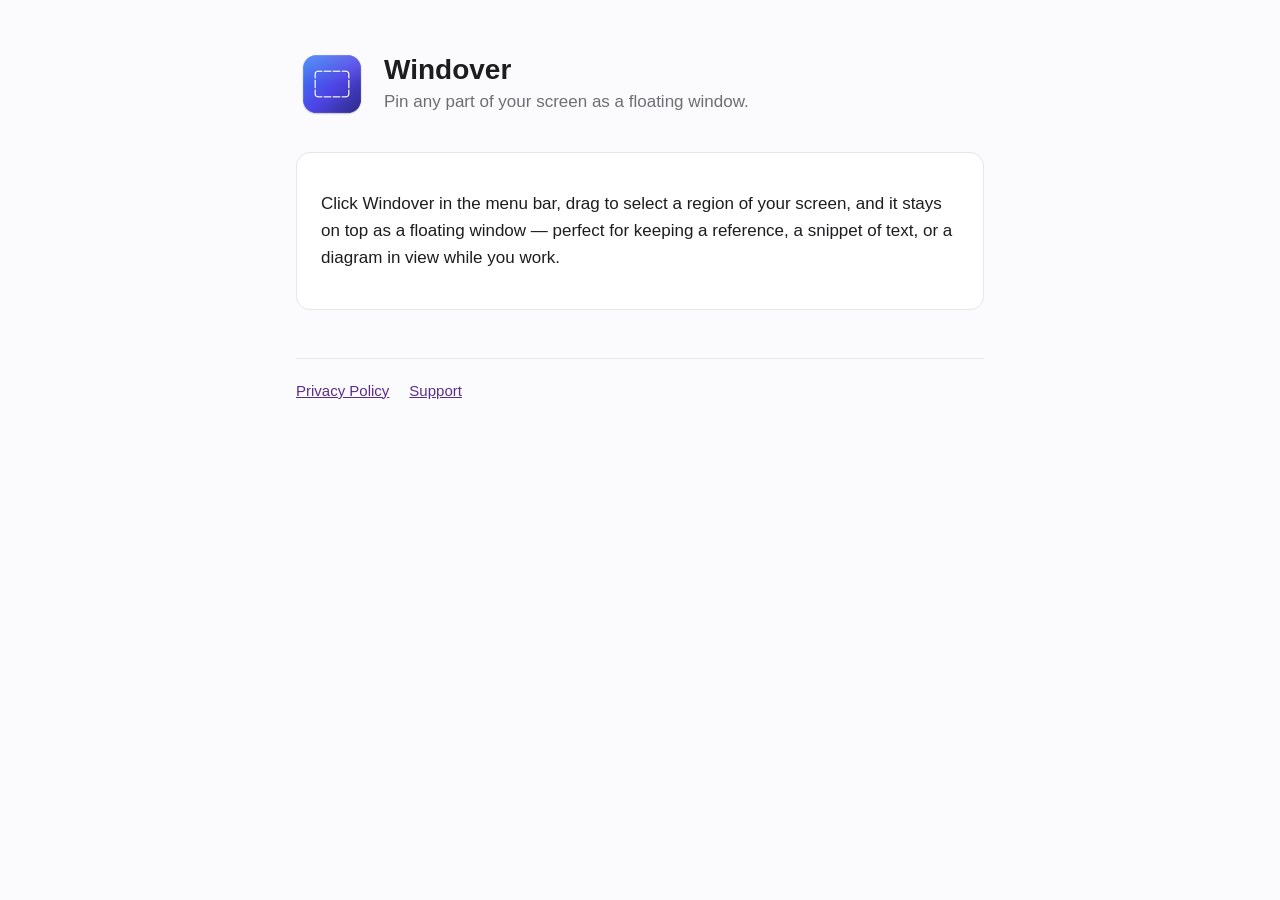
<file: index.html>
<!doctype html>
<html lang="en">
<head>
  <meta charset="utf-8">
  <meta name="viewport" content="width=device-width, initial-scale=1">
  <title>Windover</title>
  <meta name="description" content="Windover — pin any part of your screen as a floating window on macOS.">
  <link rel="icon" href="icon.png?v=3">
  <link rel="stylesheet" href="style.css">
</head>
<body>
<main>
  <header>
    <img src="icon.png?v=3" alt="Windover icon">
    <div>
      <h1>Windover</h1>
      <p>Pin any part of your screen as a floating window.</p>
    </div>
  </header>
  <div class="card">
    <p>Click Windover in the menu bar, drag to select a region of your screen, and it stays on top as a
      floating window — perfect for keeping a reference, a snippet of text, or a diagram in view while you work.</p>
  </div>
  <nav>
    <a href="privacy.html">Privacy Policy</a>
    <a href="support.html">Support</a>
  </nav>
</main>
</body>
</html>
</file>
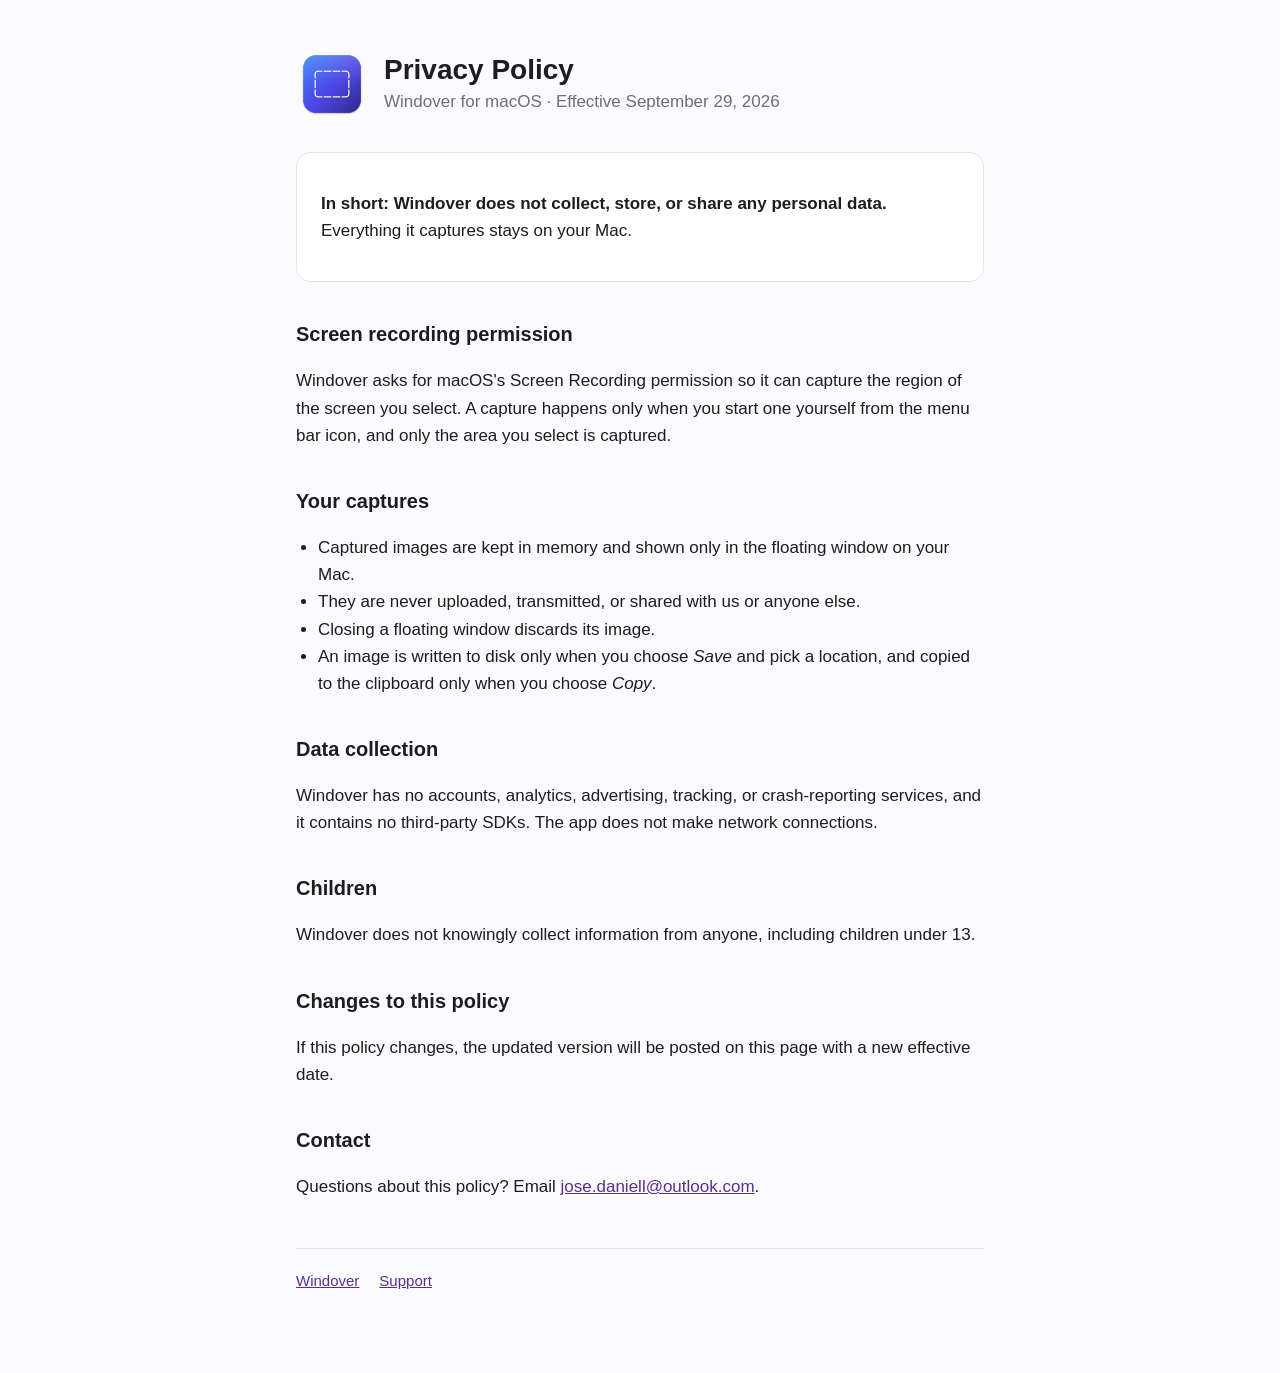
<file: privacy.html>
<!doctype html>
<html lang="en">
<head>
  <meta charset="utf-8">
  <meta name="viewport" content="width=device-width, initial-scale=1">
  <title>Windover Privacy Policy</title>
  <link rel="icon" href="icon.png?v=3">
  <link rel="stylesheet" href="style.css">
</head>
<body>
<main>
  <header>
    <img src="icon.png?v=3" alt="Windover icon">
    <div>
      <h1>Privacy Policy</h1>
      <p>Windover for macOS · Effective September 29, 2026</p>
    </div>
  </header>

  <div class="card">
    <p><strong>In short: Windover does not collect, store, or share any personal data.</strong>
      Everything it captures stays on your Mac.</p>
  </div>

  <h2>Screen recording permission</h2>
  <p>Windover asks for macOS's Screen Recording permission so it can capture the region of the screen you select.
    A capture happens only when you start one yourself from the menu bar icon, and only the area you select is captured.</p>

  <h2>Your captures</h2>
  <ul>
    <li>Captured images are kept in memory and shown only in the floating window on your Mac.</li>
    <li>They are never uploaded, transmitted, or shared with us or anyone else.</li>
    <li>Closing a floating window discards its image.</li>
    <li>An image is written to disk only when you choose <em>Save</em> and pick a location, and copied to the
      clipboard only when you choose <em>Copy</em>.</li>
  </ul>

  <h2>Data collection</h2>
  <p>Windover has no accounts, analytics, advertising, tracking, or crash-reporting services, and it contains no
    third-party SDKs. The app does not make network connections.</p>

  <h2>Children</h2>
  <p>Windover does not knowingly collect information from anyone, including children under 13.</p>

  <h2>Changes to this policy</h2>
  <p>If this policy changes, the updated version will be posted on this page with a new effective date.</p>

  <h2>Contact</h2>
  <p>Questions about this policy? Email <a href="mailto:jose.daniell@outlook.com">jose.daniell@outlook.com</a>.</p>

  <nav>
    <a href="index.html">Windover</a>
    <a href="support.html">Support</a>
  </nav>
</main>
</body>
</html>
</file>
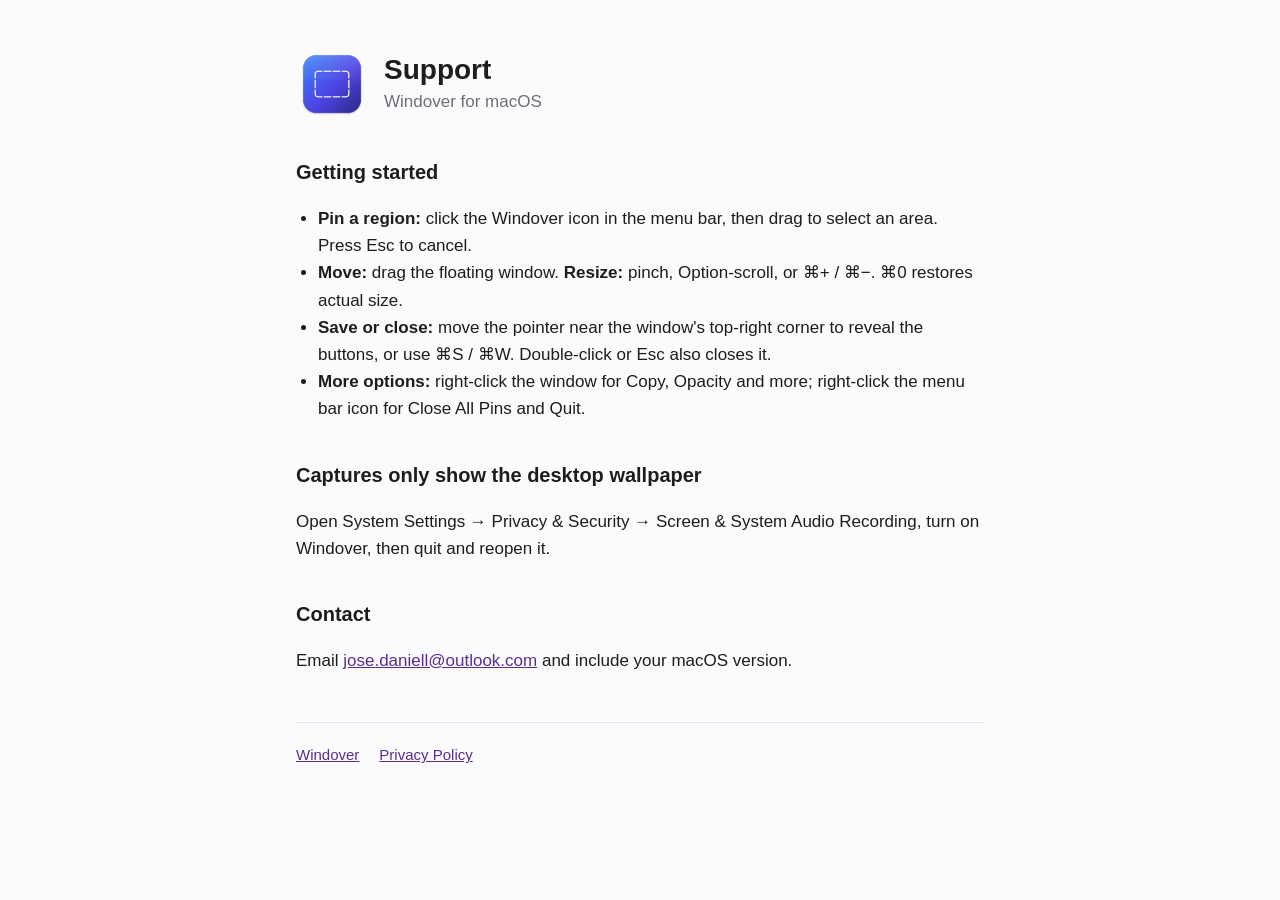
<file: support.html>
<!doctype html>
<html lang="en">
<head>
  <meta charset="utf-8">
  <meta name="viewport" content="width=device-width, initial-scale=1">
  <title>Windover Support</title>
  <link rel="icon" href="icon.png?v=3">
  <link rel="stylesheet" href="style.css">
</head>
<body>
<main>
  <header>
    <img src="icon.png?v=3" alt="Windover icon">
    <div>
      <h1>Support</h1>
      <p>Windover for macOS</p>
    </div>
  </header>

  <h2>Getting started</h2>
  <ul>
    <li><strong>Pin a region:</strong> click the Windover icon in the menu bar, then drag to select an area. Press Esc to cancel.</li>
    <li><strong>Move:</strong> drag the floating window. <strong>Resize:</strong> pinch, Option-scroll, or ⌘+ / ⌘−. ⌘0 restores actual size.</li>
    <li><strong>Save or close:</strong> move the pointer near the window's top-right corner to reveal the buttons,
      or use ⌘S / ⌘W. Double-click or Esc also closes it.</li>
    <li><strong>More options:</strong> right-click the window for Copy, Opacity and more; right-click the menu bar icon for Close All Pins and Quit.</li>
  </ul>

  <h2>Captures only show the desktop wallpaper</h2>
  <p>Open System Settings → Privacy &amp; Security → Screen &amp; System Audio Recording, turn on Windover, then quit and reopen it.</p>

  <h2>Contact</h2>
  <p>Email <a href="mailto:jose.daniell@outlook.com">jose.daniell@outlook.com</a> and include your macOS version.</p>

  <nav>
    <a href="index.html">Windover</a>
    <a href="privacy.html">Privacy Policy</a>
  </nav>
</main>
</body>
</html>
</file>
<file: style.css>
:root {
  --bg: #fbfbfd; --fg: #1d1d1f; --muted: #6e6e73; --card: #ffffff; --border: #e5e5ea; --accent: #5b2e8c;
  color-scheme: light dark;
}
@media (prefers-color-scheme: dark) {
  :root { --bg: #111114; --fg: #f5f5f7; --muted: #a1a1a6; --card: #1c1c21; --border: #2c2c33; --accent: #c9a2f2; }
}
* { box-sizing: border-box; }
body {
  margin: 0; background: var(--bg); color: var(--fg);
  font: 17px/1.6 -apple-system, BlinkMacSystemFont, "SF Pro Text", "Helvetica Neue", Arial, sans-serif;
}
main { max-width: 720px; margin: 0 auto; padding: 48px 16px 80px; }
header { display: flex; align-items: center; gap: 16px; margin-bottom: 32px; }
header img { width: 72px; height: 72px; }
header h1 { margin: 0; font-size: 28px; line-height: 1.2; }
header p { margin: 2px 0 0; color: var(--muted); }
h2 { font-size: 20px; margin: 36px 0 8px; }
a { color: var(--accent); }
.card { background: var(--card); border: 1px solid var(--border); border-radius: 14px; padding: 20px 24px; }
.muted { color: var(--muted); font-size: 15px; }
nav { display: flex; gap: 20px; margin-top: 48px; padding-top: 20px; border-top: 1px solid var(--border); font-size: 15px; }
ul { padding-left: 22px; }
</file>
